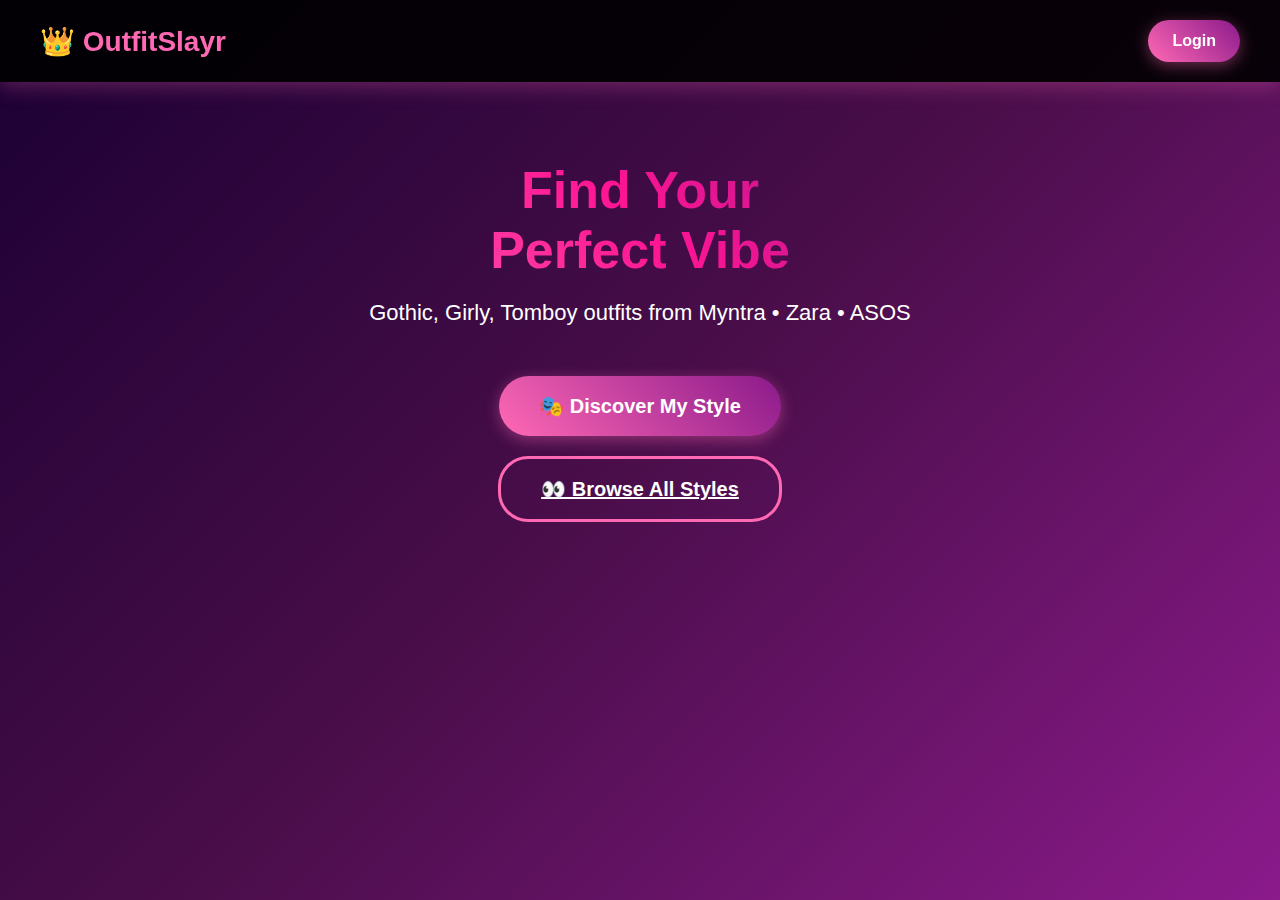
<file: index.html>
<!DOCTYPE html>
<html>
<head>
    <title>SlayOutfit</title>
    <link rel="stylesheet" href="style.css">
</head>

<body class="gradient-bg">

    <!-- HEADER -->
    <div class="header">
        <div class="header-inner">
            <h1 class="logo">👑 OutfitSlayr</h1>
            <a href="login.html" class="btn-primary">Login</a>
        </div>
    </div>

    <!-- HERO SECTION -->
    <div class="hero">
        <h1 class="hero-title">
            Find Your<br>Perfect Vibe
        </h1>

        <p style="font-size:22px; margin: 20px 0 40px;">
            Gothic, Girly, Tomboy outfits from Myntra • Zara • ASOS
        </p>

        <!-- Discover Button -->
        <a href="quiz.html"
           class="btn-primary"
           style="padding:18px 40px; font-size:20px; margin:10px; display:inline-block;">
            🎭 Discover My Style
        </a>

        <br>

        <!-- Browse Button -->
        <a href="styles.html"
           class="btn-outline"
           style="padding:18px 40px; font-size:20px; margin:10px; display:inline-block;">
            👀 Browse All Styles
        </a>

    </div>

</body>
</html>
</file>
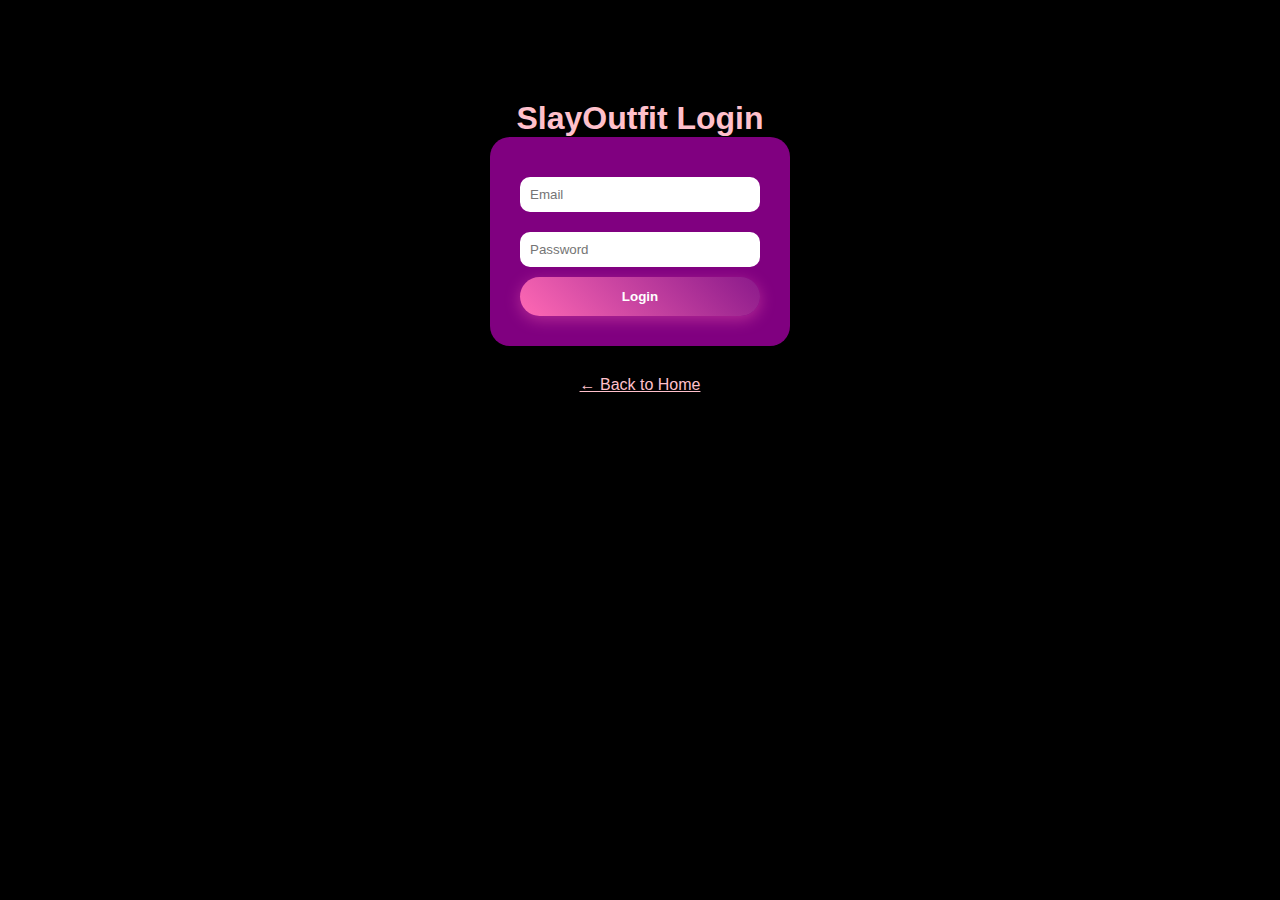
<file: login.html>
<!DOCTYPE html>
<html>
<head>
    <title>Login - SlayOutfit</title>
    <link rel="stylesheet" href="style.css">
</head>
<body class="login-body">

<h1 style="color:pink;">SlayOutfit Login</h1>

<div class="login-box">
    <input type="email" placeholder="Email" class="login-input"><br>
    <input type="password" placeholder="Password" class="login-input"><br>
    <button class="btn-primary" style="width:100%;">Login</button>
</div>

<p style="margin-top:30px;">
    <a href="index.html" style="color:pink;">← Back to Home</a>
</p>

</body>
</html>
</file>
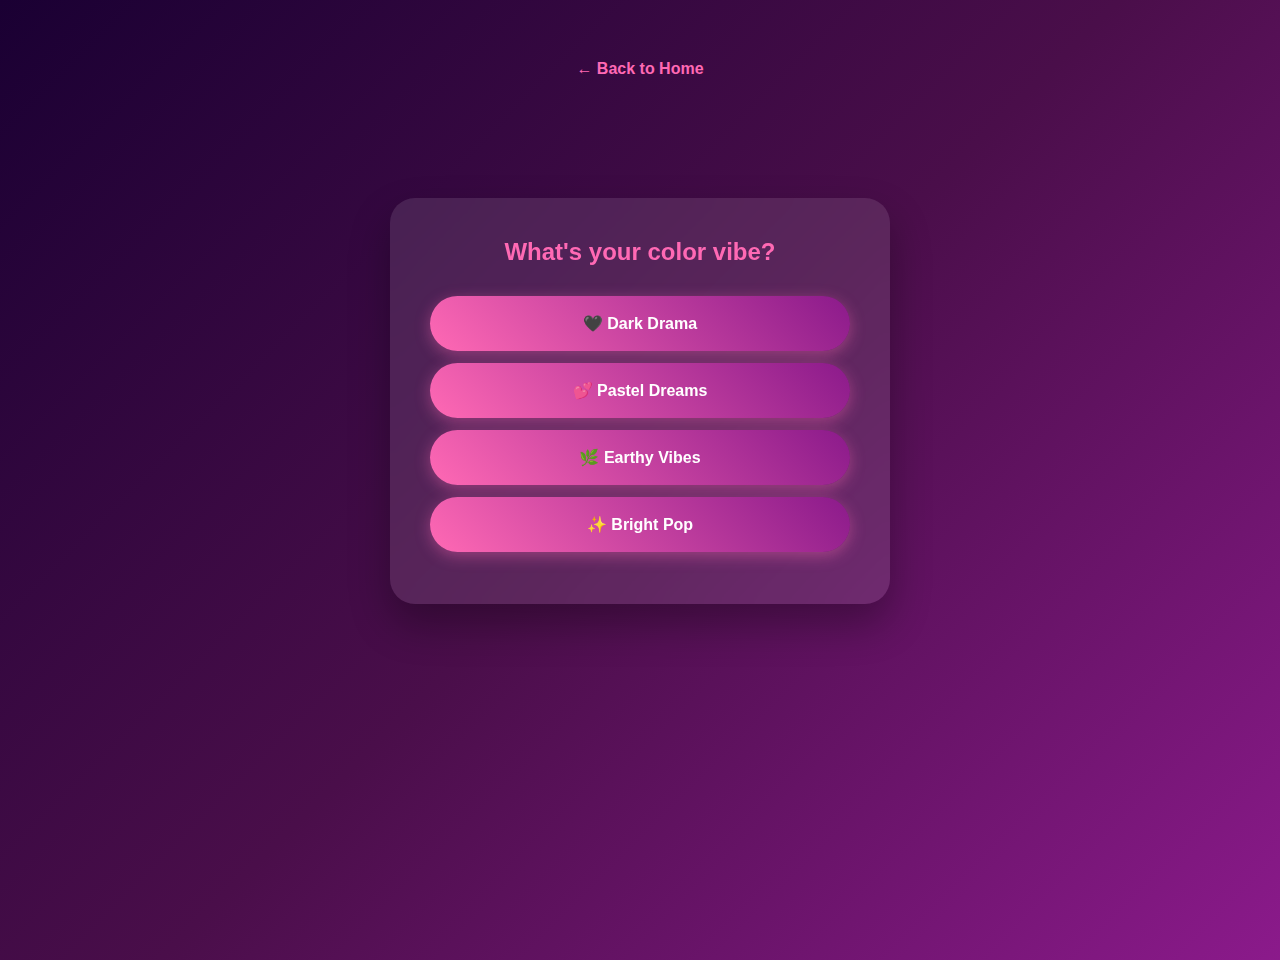
<file: quiz.html>
<!DOCTYPE html>
<html>
<head>
    <title>Discover My Style - OutfitSlayr</title>
    <link rel="stylesheet" href="style.css">
</head>

<body class="gradient-bg">

    <!-- Back Button -->
    <div style="text-align:center; margin-top:60px;">
        <a href="index.html" class="back-btn">← Back to Home</a>
    </div>

    <!-- Quiz Container -->
    <div class="quiz-container">

        <h2 style="text-align:center; color:#ff69b4; margin-bottom:30px;">
            What's your color vibe?
        </h2>

        <!-- Options -->
        <a href="styles.html"
           class="btn-primary"
           style="width:100%; display:block; margin:12px 0; text-align:center; padding:18px;">
            🖤 Dark Drama
        </a>

        <a href="styles.html"
           class="btn-primary"
           style="width:100%; display:block; margin:12px 0; text-align:center; padding:18px;">
            💕 Pastel Dreams
        </a>

        <a href="styles.html"
           class="btn-primary"
           style="width:100%; display:block; margin:12px 0; text-align:center; padding:18px;">
            🌿 Earthy Vibes
        </a>

        <a href="styles.html"
           class="btn-primary"
           style="width:100%; display:block; margin:12px 0; text-align:center; padding:18px;">
            ✨ Bright Pop
        </a>

    </div>

</body>
</html>
</file>
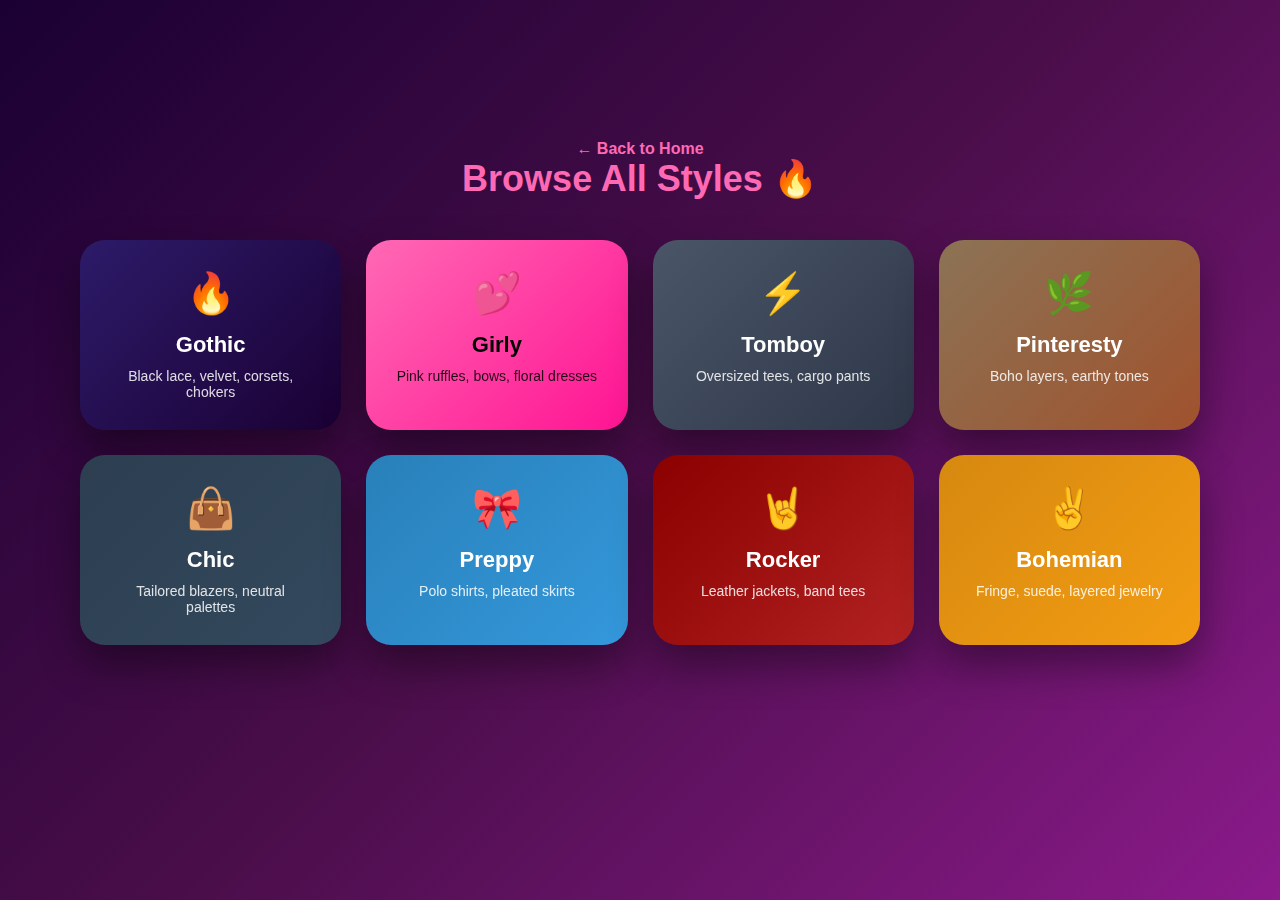
<file: styles.html>
<!DOCTYPE html>
<html>
<head>
    <title>Browse Styles - SlayOutfit</title>
    <link rel="stylesheet" href="style.css">
</head>
<body class="gradient-bg">

<div class="styles-wrapper">

    <a href="index.html" class="back-btn">← Back to Home</a>
    <h1 class="page-title">Browse All Styles 🔥</h1>

    <div class="styles-grid">

        <div class="style-card gothic">
            <div class="emoji">🔥</div>
            <h3>Gothic</h3>
            <p>Black lace, velvet, corsets, chokers</p>
        </div>

        <div class="style-card girly">
            <div class="emoji">💕</div>
            <h3>Girly</h3>
            <p>Pink ruffles, bows, floral dresses</p>
        </div>

        <div class="style-card tomboy">
            <div class="emoji">⚡</div>
            <h3>Tomboy</h3>
            <p>Oversized tees, cargo pants</p>
        </div>

        <div class="style-card pinteresty">
            <div class="emoji">🌿</div>
            <h3>Pinteresty</h3>
            <p>Boho layers, earthy tones</p>
        </div>

        <div class="style-card chic">
            <div class="emoji">👜</div>
            <h3>Chic</h3>
            <p>Tailored blazers, neutral palettes</p>
        </div>

        <div class="style-card preppy">
            <div class="emoji">🎀</div>
            <h3>Preppy</h3>
            <p>Polo shirts, pleated skirts</p>
        </div>

        <div class="style-card rocker">
            <div class="emoji">🤘</div>
            <h3>Rocker</h3>
            <p>Leather jackets, band tees</p>
        </div>

        <div class="style-card bohemian">
            <div class="emoji">✌️</div>
            <h3>Bohemian</h3>
            <p>Fringe, suede, layered jewelry</p>
        </div>

    </div>

</div>

</body>
</html>
</file>
<file: style.css>
/* ================= GLOBAL RESET ================= */
* {
    margin: 0;
    padding: 0;
    box-sizing: border-box;
}

body {
    font-family: Arial, sans-serif;
    min-height: 100vh;
}

/* ================= GRADIENT BACKGROUND ================= */
.gradient-bg {
    background: linear-gradient(135deg, #1a0033 0%, #4a0e4a 50%, #8b1a8b 100%);
    color: white;
}

/* ================= HEADER ================= */
.header {
    background: rgba(0,0,0,0.9);
    padding: 20px 30px;
    position: fixed;
    width: 100%;
    top: 0;
    left: 0;
    box-shadow: 0 4px 20px rgba(255,105,180,0.3);
}

.header-inner {
    max-width: 1200px;
    margin: auto;
    display: flex;
    justify-content: space-between;
    align-items: center;
}

.logo {
    font-size: 28px;
    color: #ff69b4;
    font-weight: bold;
}

/* ================= BUTTONS ================= */
.btn-primary {
    background: linear-gradient(45deg,#ff69b4,#8b1a8b);
    color: white;
    padding: 12px 24px;
    border-radius: 30px;
    text-decoration: none;
    font-weight: bold;
    box-shadow: 0 4px 15px rgba(255,105,180,0.4);
    border: none;
    cursor: pointer;
    transition: 0.3s ease;
}

.btn-primary:hover {
    transform: scale(1.05);
}

.btn-outline {
    background: transparent;
    color: white;
    border: 3px solid #ff69b4;
    padding: 12px 24px;
    border-radius: 30px;
    font-weight: bold;
    cursor: pointer;
    transition: 0.3s ease;
}

.btn-outline:hover {
    background: #ff69b4;
}

/* ================= HERO SECTION ================= */
.hero {
    padding: 160px 20px 60px;
    text-align: center;
    max-width: 800px;
    margin: auto;
}

.hero-title {
    font-size: 52px;
    font-weight: bold;
    background: linear-gradient(45deg,#ff69b4,#ff1493,#8b1a8b);
    -webkit-background-clip: text;
    -webkit-text-fill-color: transparent;
    margin-bottom: 20px;
}

/* ================= LOGIN PAGE ================= */
.login-body {
    background: black;
    color: white;
    padding: 100px 20px;
    text-align: center;
}

.login-box {
    max-width: 300px;
    margin: auto;
    padding: 30px;
    background: purple;
    border-radius: 20px;
}

.login-input {
    width: 100%;
    padding: 10px;
    margin: 10px 0;
    border-radius: 10px;
    border: none;
    outline: none;
}

/* ================= QUIZ PAGE ================= */
.quiz-container {
    max-width: 500px;
    margin: 120px auto;
    background: rgba(255,255,255,0.1);
    padding: 40px;
    border-radius: 25px;
    backdrop-filter: blur(10px);
    box-shadow: 0 20px 40px rgba(0,0,0,0.3);
}

.progress {
    margin-top: 30px;
    padding: 15px;
    background: rgba(255,255,255,0.1);
    border-radius: 15px;
}

.progress-bar {
    width: 25%;
    height: 8px;
    background: linear-gradient(90deg,#ff69b4,#8b1a8b);
    border-radius: 5px;
    transition: width 0.5s;
}

/* ================= STYLES PAGE ================= */
.styles-wrapper {
    padding: 140px 40px 60px;
    max-width: 1200px;
    margin: auto;
    text-align: center;
}

.page-title {
    font-size: 36px;
    margin-bottom: 40px;
    color: #ff69b4;
}

.back-btn {
    color: #ff69b4;
    text-decoration: none;
    font-weight: bold;
}

/* GRID */
.styles-grid {
    display: grid;
    grid-template-columns: repeat(auto-fit, minmax(250px, 1fr));
    gap: 25px;
}

/* GLASS CARD */
.style-card {
    padding: 30px;
    border-radius: 25px;
    backdrop-filter: blur(12px);
    background: rgba(255,255,255,0.08);
    box-shadow: 0 20px 40px rgba(0,0,0,0.4);
    transition: all 0.3s ease;
    cursor: pointer;
}

.style-card:hover {
    transform: translateY(-8px) scale(1.03);
    box-shadow: 0 25px 50px rgba(255,105,180,0.4);
}

.style-card h3 {
    margin: 15px 0 10px;
    font-size: 22px;
}

.style-card p {
    font-size: 14px;
    opacity: 0.85;
}

.emoji {
    font-size: 40px;
}

/* COLOR VARIANTS */
.gothic { background: linear-gradient(135deg,#2d1b69,#1a0033); }
.girly { background: linear-gradient(135deg,#ff69b4,#ff1493); color:black; }
.tomboy { background: linear-gradient(135deg,#4a5568,#2d3748); }
.pinteresty { background: linear-gradient(135deg,#8b7355,#a0522d); }
.chic { background: linear-gradient(135deg,#2c3e50,#34495e); }
.preppy { background: linear-gradient(135deg,#2980b9,#3498db); }
.rocker { background: linear-gradient(135deg,#8b0000,#b22222); }
.bohemian { background: linear-gradient(135deg,#d68910,#f39c12); }

/* ================= RESPONSIVE ================= */
@media (max-width: 768px) {

    .hero-title {
        font-size: 38px;
    }

    .styles-wrapper {
        padding: 120px 20px 40px;
    }

    .quiz-container {
        margin: 100px 20px;
    }

}
</file>
